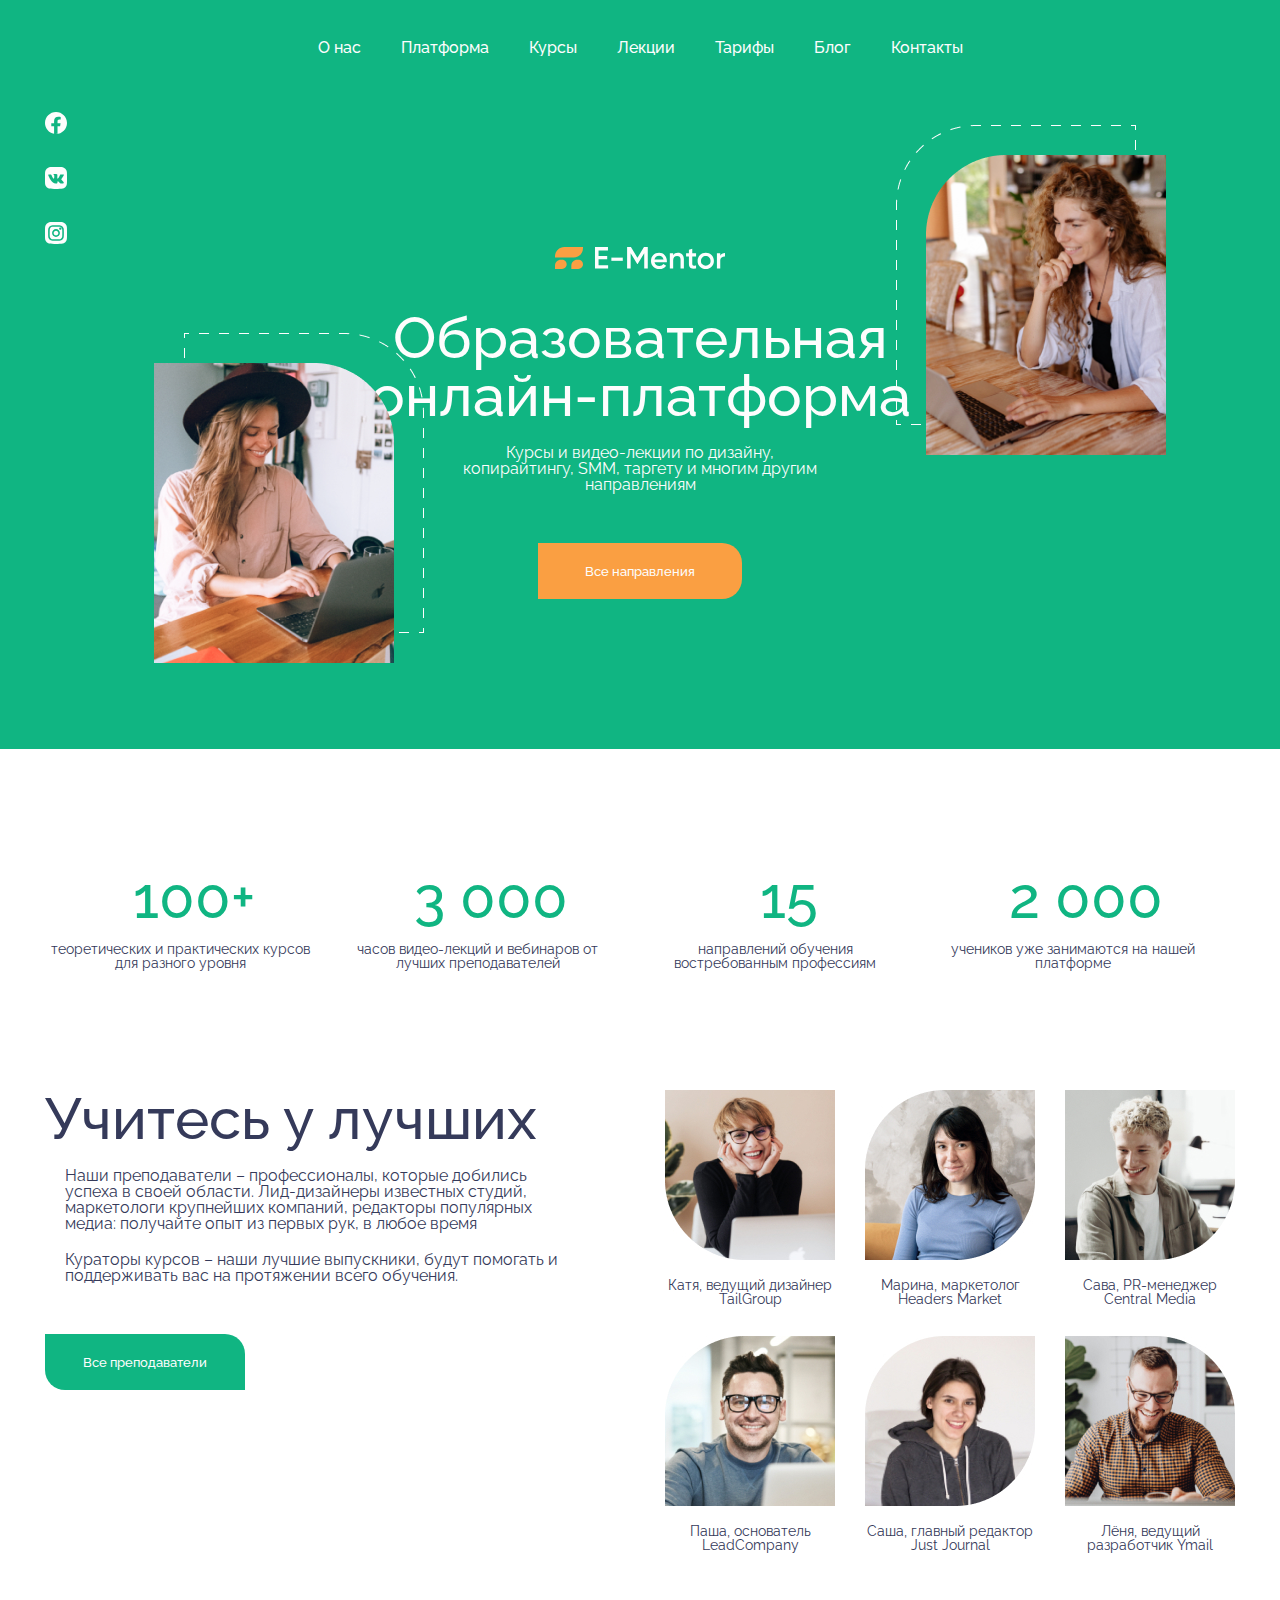
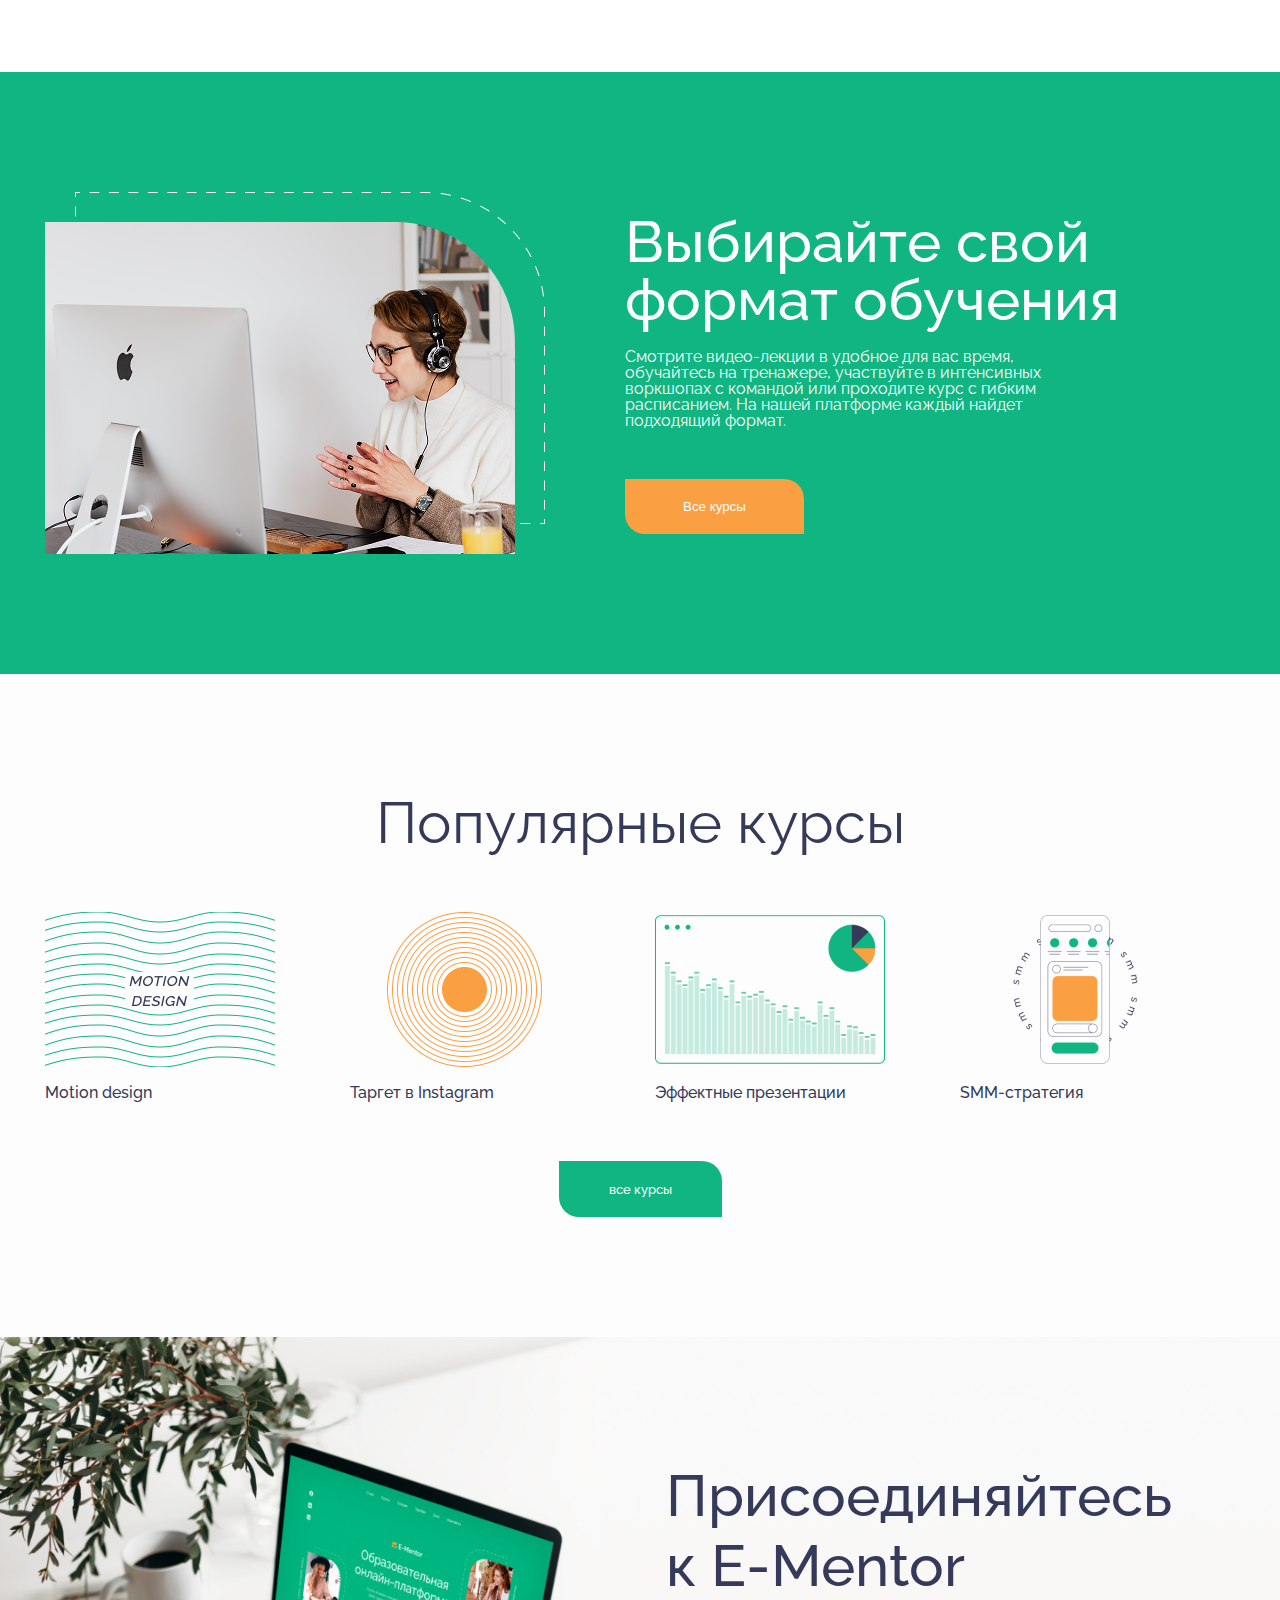
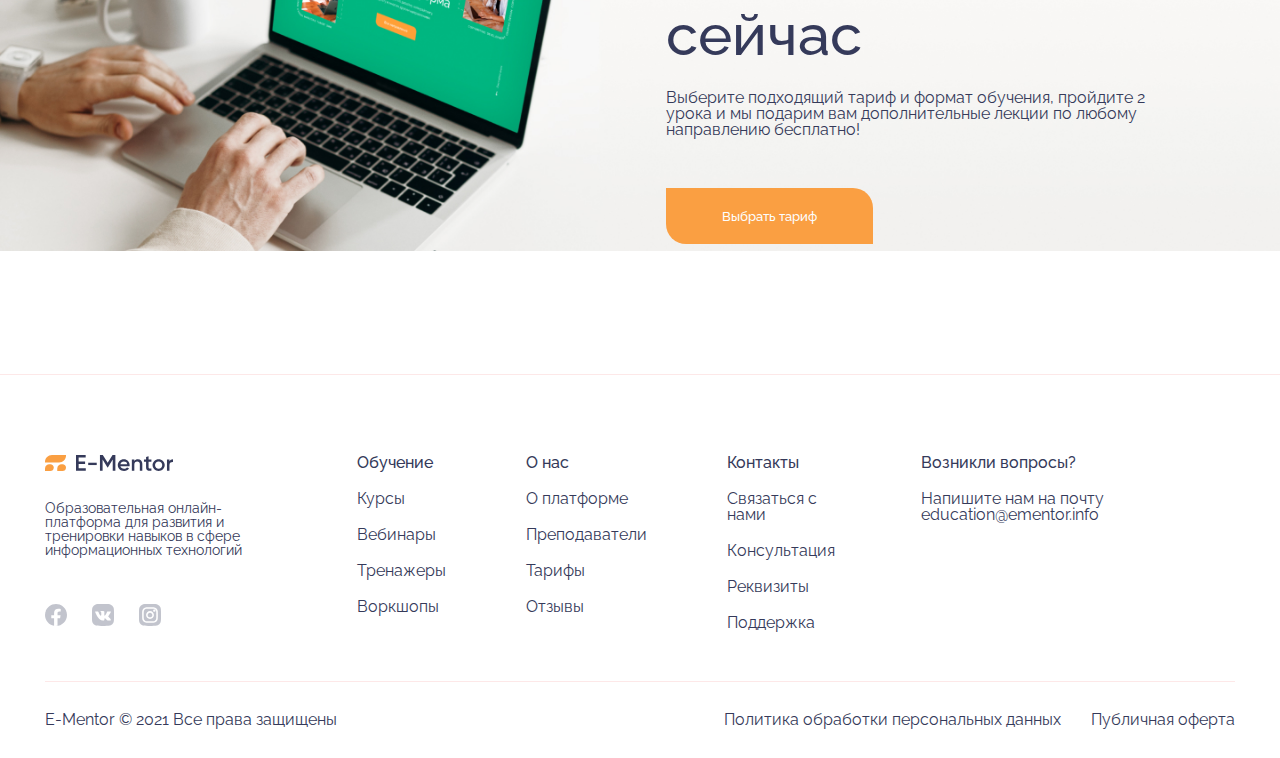
<file: index.html>
<!DOCTYPE html>
<html lang="en">
<head>
    <meta charset="UTF-8">
    <meta name="viewport" content="width=device-width, initial-scale=1.0">
    <title>ementor</title>
    <link rel="stylesheet" href="css/reset.css">
    <link rel="stylesheet" href="css/styles.css">
</head>
<body>
    <div class="wrapper">
        <header class="header">
            <div class="menu__row">
                <nav class="menu">
                    <button class="menu__btn">
                            <span></span>
                            <span></span>
                            <span></span>
                        </button>
                    <ul class="menu__list">
                        <li class="menu__list-item"><a href="#" class="menu__list-link">О нас</a></li>
                        <li class="menu__list-item"><a href="#" class="menu__list-link">Платформа</a></li>
                        <li class="menu__list-item"><a href="cours.html" class="menu__list-link">Курсы</a></li>
                        <li class="menu__list-item"><a href="#" class="menu__list-link">Лекции</a></li>
                        <li class="menu__list-item"><a href="#" class="menu__list-link">Тарифы</a></li>
                        <li class="menu__list-item"><a href="#" class="menu__list-link">Блог</a></li>
                        <li class="menu__list-item"><a href="#" class="menu__list-link">Контакты</a></li>
                    </ul>
                </nav>
            </div>
        </header>
        <main class="main">
            <section class="hero">
                <div class="container">
                    <img class="hero__img" src="images/hero-2.png" alt="">
                    <div class="hero__social">
                        <a href="#" class="hero__social-link">
                            <img src="images/hero-facebook.svg" alt="">
                        </a>

                        <a href="#" class="hero__social-link">
                            <img src="images/hero-wk.svg" alt="">
                        </a>

                        <a href="#" class="hero__social-link">
                            <img src="images/hero-instagramm.svg" alt="">
                        </a>
                    </div>

                    <img class="hero__img-2" src="images/hero-1.png" alt="">

                    <div class="hero__inner">
                            <img class="hero__logo" src="images/hero-logo.svg" alt="">
                            <h1 class="hero__title">Образовательная
                                онлайн-платформа</h1>
                            <p class="hero__text">Курсы и видео-лекции по дизайну, копирайтингу,
                    SMM, таргету и многим другим направлениям</p>
                            <button class="hero__button">Все направления</button>
                    </div>
                </div>
            </section>

            <section class="numbers">
                <div class="container">
                    <div class="numbers__box">
                        <div class="numbers__item">
                            <h1 class="numbers__title">100+</h1>
                            <p class="numbers__text"> теоретических и практических
                                курсов для разного уровня</p>
                        </div>

                        <div class="numbers__item">
                            <h1 class="numbers__title">3 000</h1>
                            <p class="numbers__text">часов видео-лекций и вебинаров
                                от лучших преподавателей</p>
                        </div>

                        <div class="numbers__item">
                            <h1 class="numbers__title">15</h1>
                            <p class="numbers__text">направлений обучения
                                 востребованным профессиям</p>
                        </div>

                        <div class="numbers__item">
                            <h1 class="numbers__title">2 000</h1>
                            <p class="numbers__text">учеников уже занимаются
                                на нашей платформе</p>
                        </div>
                    </div>
                </div>
            </section>

            <section class="team">
                <div class="container">
                    <div class="team__inner">
                        <div class="team__info">
                            <h1 class="team__title">Учитесь у лучших</h1>
                            <p class="team__text">Наши преподаватели – профессионалы,
                                 которые добились успеха в своей области.
                                  Лид-дизайнеры известных студий, маркетологи
                                   крупнейших компаний, редакторы популярных
                                 медиа: получайте опыт из
                                  первых рук, в любое время</p>
                            <p class="team__text">Кураторы курсов – наши
                                 лучшие выпускники, будут помогать
                                 и поддерживать вас на протяжении всего обучения. </p>
                            <button class="team__button">Все преподаватели</button>
                        </div>

                        <div class="team__box">
                            <div class="team__box-item">
                                <img src="images/team-1.jpg" alt="">
                                <p class="team__box-text">Катя, ведущий
                                     дизайнер TailGroup</p>
                            </div>

                            <div class="team__box-item">
                                <img src="images/team-2.jpg" alt="">
                                <p class="team__box-text">Марина, маркетолог
                                     Headers Market</p>
                            </div>

                            <div class="team__box-item">
                                <img src="images/team-3.jpg" alt="">
                                <p class="team__box-text">Сава, PR-менеджер
                                     Central Media</p>
                            </div>

                            <div class="team__box-item">
                                <img src="images/team-4.jpg" alt="">
                                <p class="team__box-text">Паша, основатель
                                     LeadCompany</p>
                            </div>

                            <div class="team__box-item">
                                <img src="images/team-5.jpg" alt="">
                                <p class="team__box-text">Саша, главный
                                     редактор Just Journal</p>
                            </div>

                            <div class="team__box-item">
                                <img src="images/team-6.jpg" alt="">
                                <p class="team__box-text">Лёня, ведущий
                                     разработчик Ymail</p>
                            </div>
                        </div>
                    </div>
                </div>
            </section>

            <section class="format">
                <div class="container">
                    <div class="format__row">
                        <img src="images/format-1.png" alt="">
                        <div class="format__info">
                            <h1 class="format__title">Выбирайте
                                 свой формат обучения</h1>
                            <p class="format__text">Смотрите видео-лекции в удобное для вас время, обучайтесь на тренажере, участвуйте в интенсивных воркшопах
            с командой или проходите курс с гибким расписанием.
            На нашей платформе каждый найдет подходящий формат.</p>
                            <button class="format__button">Все курсы</button>
                        </div>
                    </div>
                </div>
            </section>

            <section class="courses">
                <div class="container">
                    <h1 class="courses__title">Популярные курсы</h1>
                    <div class="courses__inner">
                        <div class="courses__item">
                            <img src="images/courses-1.png" alt="">
                            <p class="courses__subtitle">Motion design</p>
                        </div>

                        <div class="courses__item">
                            <img src="images/courses-2.png" alt="">
                            <p class="courses__subtitle">Таргет в Instagram</p>
                        </div>

                        <div class="courses__item">
                            <img src="images/courses-3.png" alt="">
                            <p class="courses__subtitle">Эффектные презентации</p>
                        </div>

                        <div class="courses__item">
                            <img src="images/courses-4.png" alt="">
                            <p class="courses__subtitle">SMM-стратегия</p>
                        </div>
                    </div>
                    <button class="courses__button">все курсы</button>
                </div>
            </section>

            <section class="banner">
                <img src="images/banner.jpg" alt="">
                <div class="container">
                    <div class="banner__box">
                        <h1 class="banner__title">Присоединяйтесь
                            к E-Mentor сейчас</h1>
                        <p class="banner__text">Выберите подходящий тариф
                             и формат обучения, пройдите 2 урока и мы подарим 
                            вам дополнительные
                             лекции по любому
                              направлению бесплатно!</p>
                        <button class="banner__button">Выбрать тариф</button>
                    </div>
                </div>
            </section>
        </main>
        <footer class="footer">
            <div class="container">
            <div class="footer__inner">
                <div class="footer__info">
                    <a href="#" class="footer__logo">
                        <img src="images/logo.svg" alt="">
                    </a>
                    <p class="footer__text">
                        Образовательная онлайн-платформа для 
                        развития и тренировки навыков
                        в сфере информационных технологий
                    </p>
                    <div class="footer__social">
                        <img src="images/facebook.svg" alt="">
                        <img src="images/wk.svg" alt="">
                        <img src="images/instagramm.svg" alt="">
                    </div>
                </div>

                <ul class="footer__list">
                    <li class="footer__list-item"><a href="#" class="footer__list-title">Обучение</a></li>
                    <li class="footer__list-item"><a href="cours.html" class="footer__list-link">Курсы</a></li>
                    <li class="footer__list-item"><a href="#" class="footer__list-link">Вебинары</a></li>
                    <li class="footer__list-item"><a href="#" class="footer__list-link">Тренажеры</a></li>
                    <li class="footer__list-item"><a href="#" class="footer__list-link">Воркшопы</a></li>
                </ul>

                <ul class="footer__list">
                    <li class="footer__list-item"><a href="#" class="footer__list-title">О нас</a></li>
                    <li class="footer__list-item"><a href="#" class="footer__list-link">О платформе</a></li>
                    <li class="footer__list-item"><a href="#" class="footer__list-link">Преподаватели</a></li>
                    <li class="footer__list-item"><a href="#" class="footer__list-link">Тарифы</a></li>
                    <li class="footer__list-item"><a href="#" class="footer__list-link">Отзывы</a></li>
                </ul>

                <ul class="footer__list">
                    <li class="footer__list-item"><a href="#" class="footer__list-title">Контакты</a></li>
                    <li class="footer__list-item"><a href="#" class="footer__list-link">Связаться с нами</a></li>
                    <li class="footer__list-item"><a href="#" class="footer__list-link">Консультация</a></li>
                    <li class="footer__list-item"><a href="#" class="footer__list-link">Реквизиты</a></li>
                    <li class="footer__list-item"><a href="#" class="footer__list-link">Поддержка</a></li>
                </ul>

                <ul class="footer__list">
                    <li class="footer__list-item"><a href="#" class="footer__list-title">Возникли вопросы?</a></li>
                    <li class="footer__list-item"><a href="mailto:education@ementor.info" class="footer__list-link">Напишите нам на почту
                        education@ementor.info</a></li>
                </ul>
            </div>

            <div class="footer__copy">
                <a href="#" class="footer__copy-item">
                    E-Mentor © 2021 Все права защищены</a>
                    <div class="footer__copy-box">
                        <a href="#" class="footer__copy-item">Политика обработки персональных данных</a>
                        <a href="#" class="footer__copy-item">Публичная оферта</a>
                    </div>
            </div>
            </div>
        </footer>
    </div>

    <script src="js/main.js"></script>
</body>
</html>
</file>
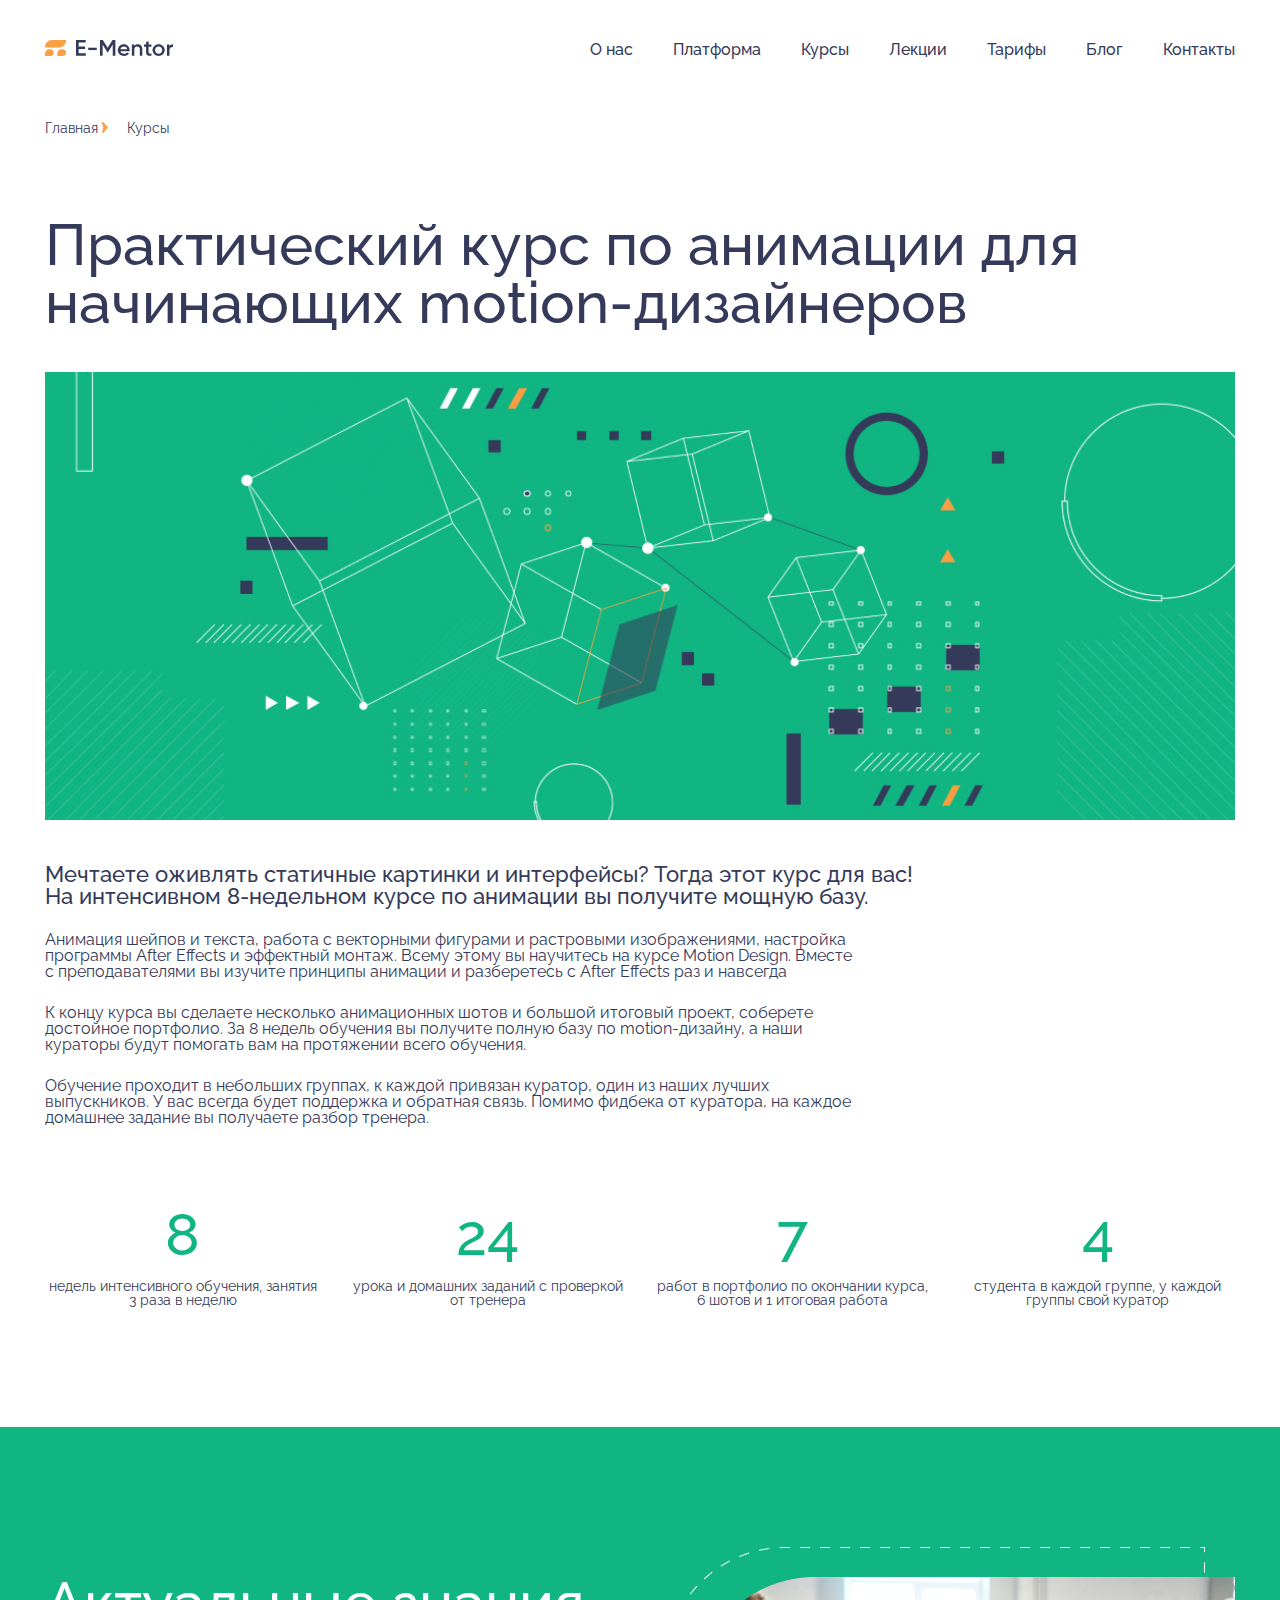
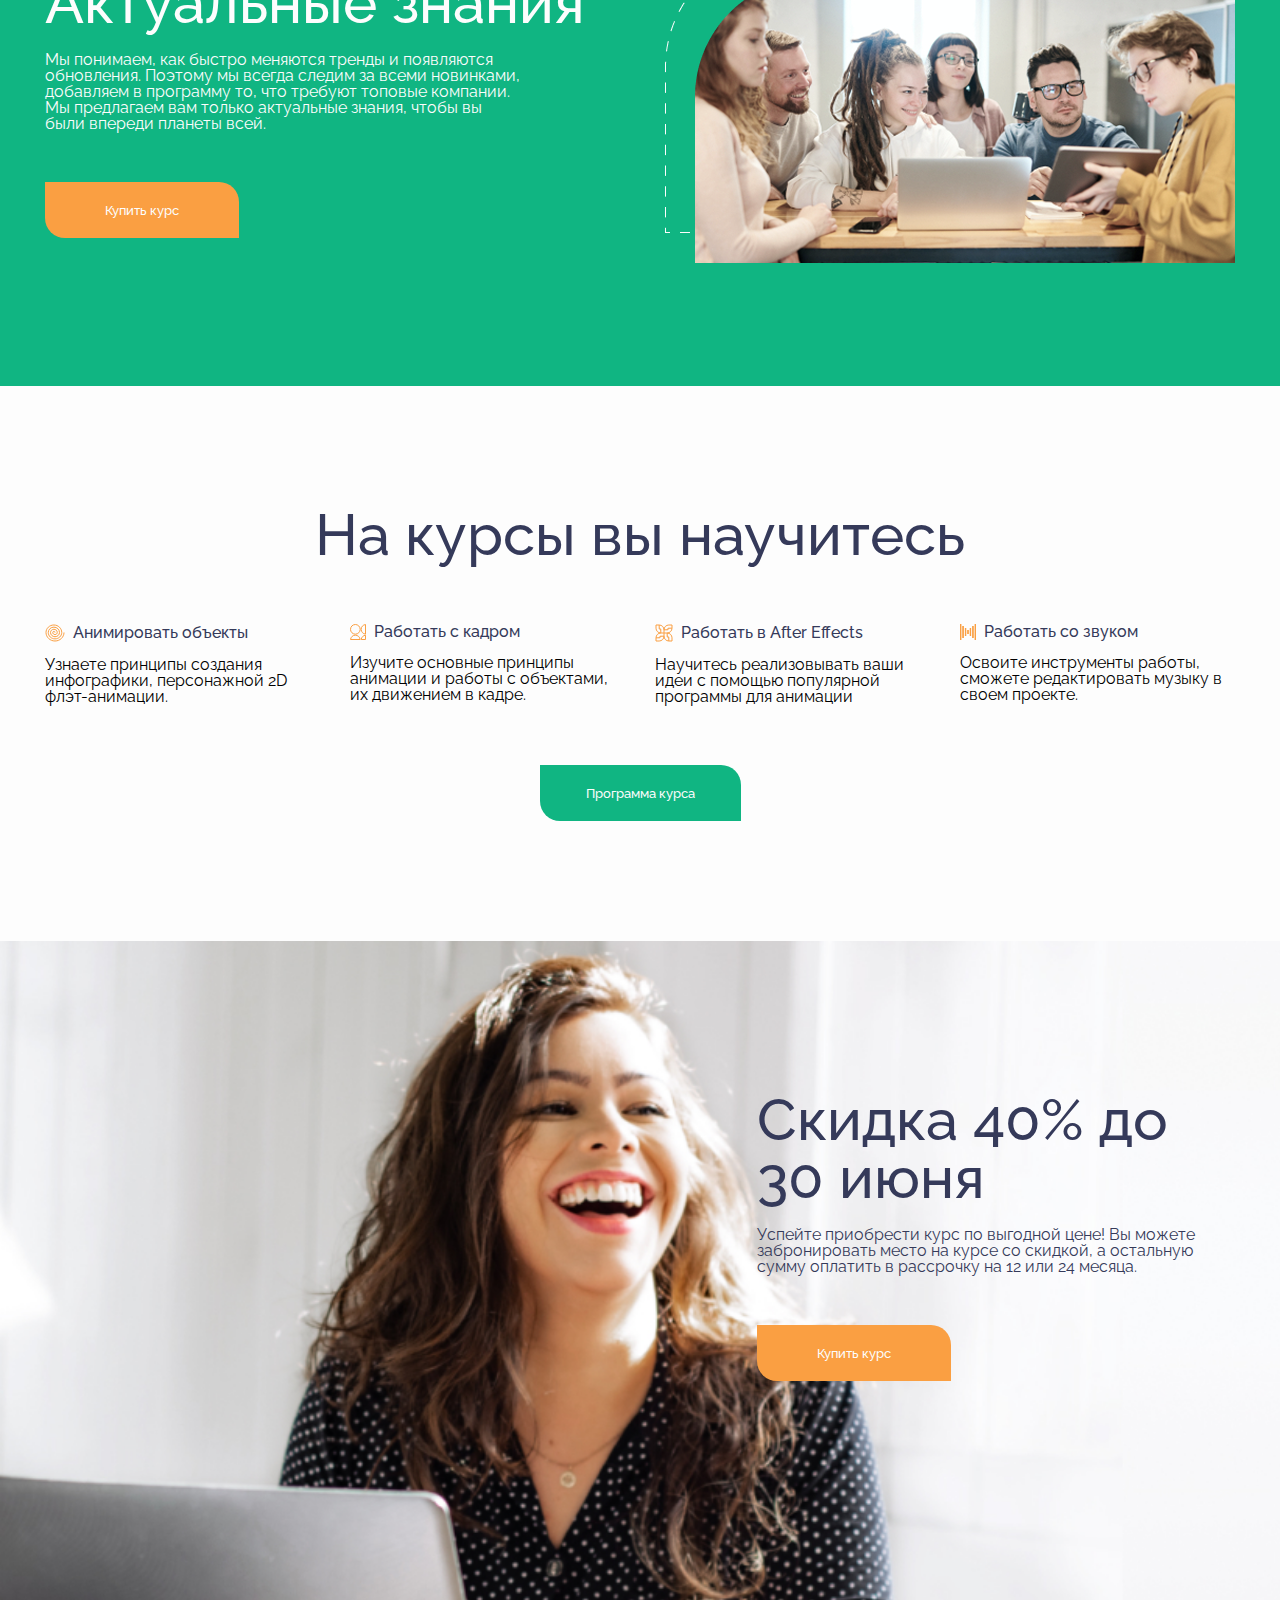
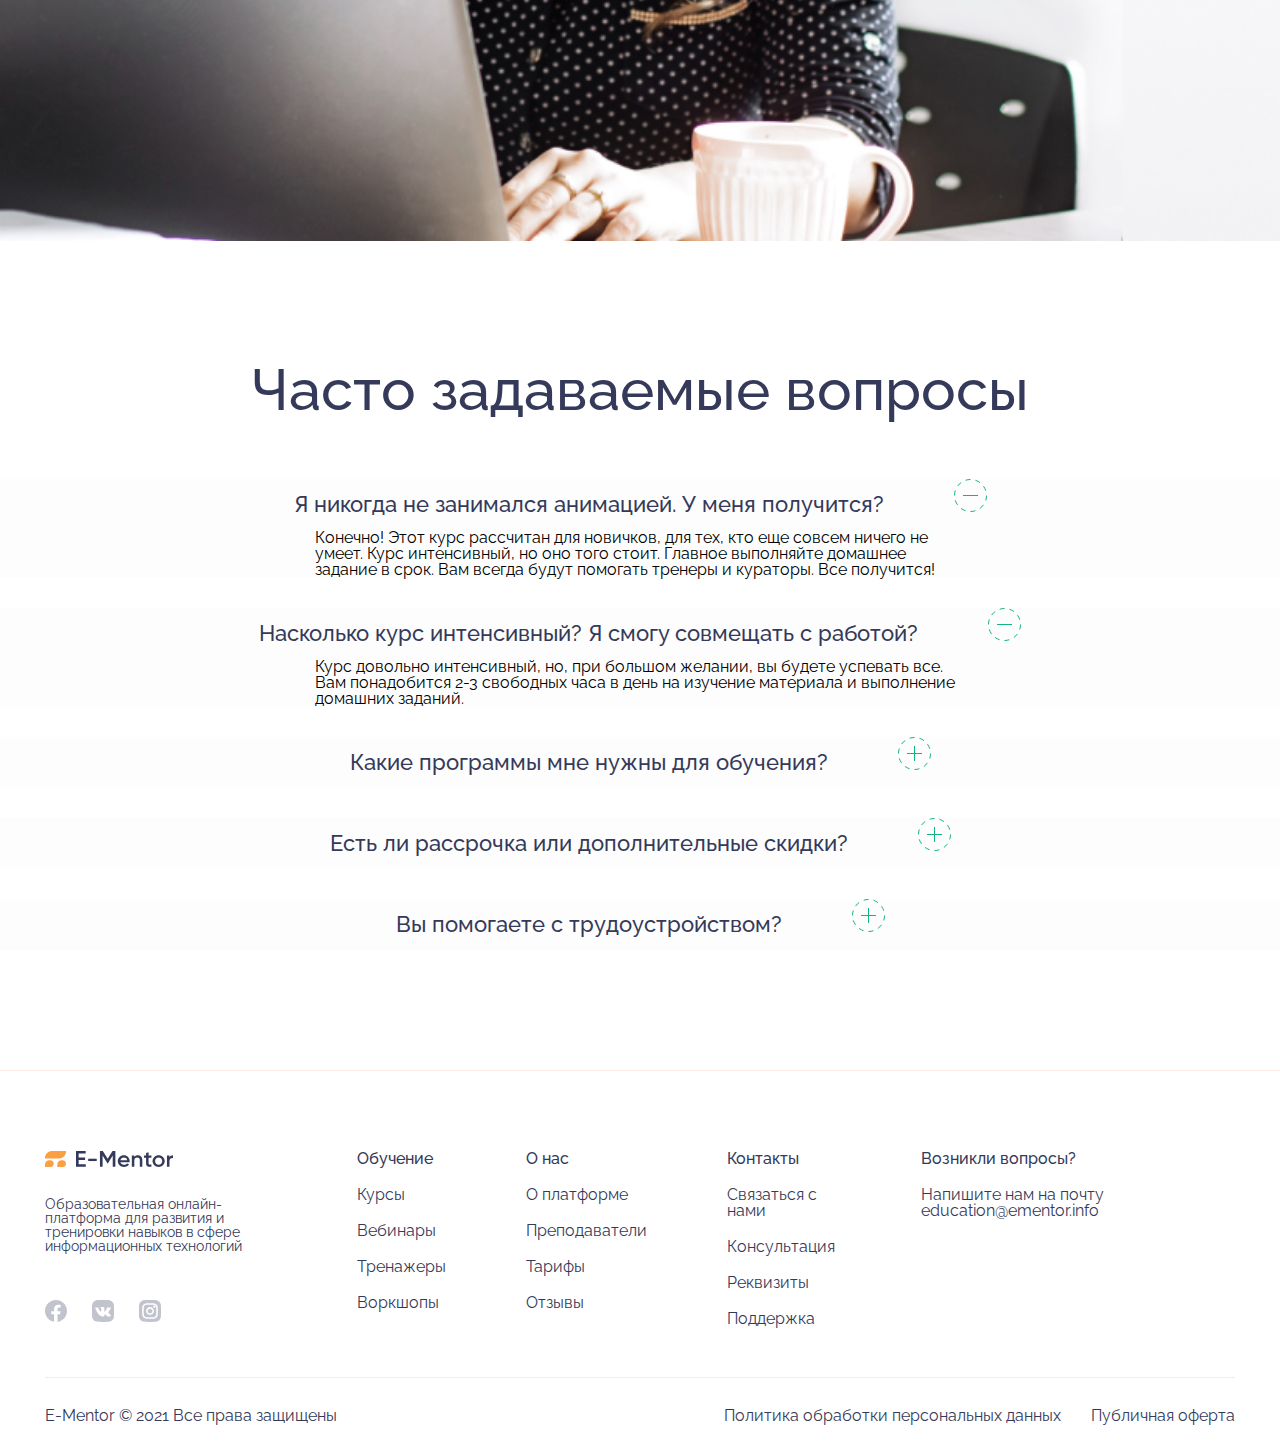
<file: cours.html>
<!DOCTYPE html>
<html lang="en">
<head>
    <meta charset="UTF-8">
    <meta name="viewport" content="width=device-width, initial-scale=1.0">
    <link rel="stylesheet" href="css/reset.css">
    <link rel="stylesheet" href="css/styles.css">
    <title>cours</title>
</head>
<body>
    <div class="wrapper">
    <header class="header-main">
        <div class="container">
            <div class="main-menu__row">
                <a href="index.html" class="main-logo__wrapper">
                <img class="main-logo" href="index.html" src="images/logo.svg" alt="">
                </a>
                <nav class="menu">
                    <button class="menu__btn">
                            <span></span>
                            <span></span>
                            <span></span>
                        </button>
                    <ul class="main-menu__list">
                        <li class="menu__list-item"><a href="#" class="main-menu__list-link">О нас</a></li>
                        <li class="menu__list-item"><a href="#" class="main-menu__list-link">Платформа</a></li>
                        <li class="menu__list-item"><a href="cours.html" class="main-menu__list-link">Курсы</a></li>
                        <li class="menu__list-item"><a href="#" class="main-menu__list-link">Лекции</a></li>
                        <li class="menu__list-item"><a href="#" class="main-menu__list-link">Тарифы</a></li>
                        <li class="menu__list-item"><a href="#" class="main-menu__list-link">Блог</a></li>
                        <li class="menu__list-item"><a href="#" class="main-menu__list-link">Контакты</a></li>
                    </ul>
                </nav>
            </div>
            </div>
        </header>

        <main class="main">
            <div class="arrow">
                <div class="container">
                    <a href="index.html" class="arrow__link">Главная
                         <img src="images/arrow.svg" alt=""></a>

                         <a href="#" class="arrow__link">Курсы</a>
                </div>
            </div>

            <section class="article">
                <div class="container">
                    <h1 class="article__title">Практический курс по анимации
                    для начинающих motion-дизайнеров</h1>
                    <img src="images/article-img.jpg" alt="" class="article__img">
                    <h4 class="article__subtitle">Мечтаете оживлять статичные картинки и интерфейсы? Тогда этот курс для вас!
                        На интенсивном 8-недельном курсе по анимации вы получите мощную базу.</h4>
                    <p class="article__text">Анимация шейпов и текста, работа
                         с векторными фигурами и растровыми изображениями,
                          настройка программы After Effects и эффектный монтаж. Всему этому вы научитесь на курсе Motion Design. Вместе с преподавателями вы изучите принципы
                         анимации и разберетесь с After Effects раз и навсегда</p>
                    <p class="article__text">К концу курса вы сделаете несколько
                         анимационных шотов и большой итоговый проект,
                          соберете достойное портфолио. За 8 недель
                           обучения вы получите полную базу по motion-дизайну, а наши кураторы
                         будут помогать вам на протяжении всего обучения.</p>
                    <p class="article__text">Обучение проходит в небольших
                         группах, к каждой привязан куратор, один из
                          наших лучших выпускников. У вас всегда будет
                           поддержка и обратная связь. Помимо фидбека от куратора, на
                         каждое домашнее задание вы получаете разбор тренера.</p>
                </div>
            </section>

            <section class="about">
                <div class="container">
                    <div class="about__row">
                        <div class="about__item">
                            <h1 class="about__title">8</h1>
                            <p class="about__text">недель интенсивного обучения,
                            занятия 3 раза в неделю</p>
                        </div>

                        <div class="about__item">
                            <h1 class="about__title">24</h1>
                            <p class="about__text">урока и домашних заданий
                                с проверкой от тренера</p>
                        </div>

                        <div class="about__item">
                            <h1 class="about__title">7</h1>
                            <p class="about__text">работ в
                                 портфолио по окончании
                                  курса, 6 шотов и 1
                                   итоговая работа</p>
                        </div>

                        <div class="about__item">
                            <h1 class="about__title">4</h1>
                            <p class="about__text">студента в каждой группе,
                                 у каждой группы свой куратор</p>
                        </div>
                    </div>
                </div>
            </section>

            <section class="relevance">
                <div class="container">
                    <div class="relevance__inner">
                        <div class="relevance__box">
                            <h1 class="relevance__title">Актуальные знания</h1>
                            <p class="relevance__text">Мы понимаем, как быстро меняются
                                 тренды и появляются обновления. Поэтому мы всегда следим за всеми новинками, добавляем в программу то, что требуют топовые компании. Мы предлагаем вам только
                                 актуальные знания, чтобы вы были впереди планеты всей.</p>
                            <button class="relevance__button">Купить курс</button>
                        </div>

                        <div class="relevance__img-box">
                            <img src="images/relevance-img.png" alt="" class="relevance__img">
                        </div>
                    </div>
                </div>
            </section>

            <section class="program">
                <div class="container">
                    <h1 class="program__title">На курсы вы научитесь</h1>
                    <div class="program__inner">
                        <div class="program__item">
                            <p class="program__subtitle"><img src="images/program-1.svg" alt="">Анимировать объекты</p>
                            <p class="program__text">Узнаете принципы создания
                                 инфографики, персонажной 2D флэт-анимации.</p>
                        </div>

                        <div class="program__item">
                            <p class="program__subtitle"><img src="images/program-2.svg" alt="">Работать с кадром</p>
                            <p class="program__text">Изучите основные принципы анимации 
                                и работы с
                                 объектами, их движением в кадре.</p>
                        </div>

                        <div class="program__item">
                            <p class="program__subtitle"><img src="images/program-3.svg" alt="">Работать в After Effects</p>
                            <p class="program__text">Научитесь реализовывать
                                 ваши идеи
                                 с помощью популярной
                                  программы для анимации</p>
                        </div>

                        <div class="program__item">
                            <p class="program__subtitle"><img src="images/program-4.svg" alt="">Работать со звуком</p>
                            <p class="program__text">Освоите инструменты работы,
                                 сможете редактировать музыку
                            в своем проекте.</p>
                        </div>
                    </div>
                    <button class="program__button">Программа курса</button>
                </div>
            </section>

            <section class="discount">
                <div class="container">
                    <div class="discount__items">
                        <h1 class="discount__title">Скидка 40%
                            до 30 июня</h1>
                        <p class="discount__text">Успейте приобрести курс по выгодной
                             цене! Вы можете забронировать место на курсе со скидкой, а
                             остальную сумму оплатить в рассрочку на 12 или 24 месяца.</p>
                        <button class="discount__button">Купить курс</button>
                    </div>
                </div>
            </section>

            <section class="faq">
                <h1 class="faq__title">Часто задаваемые вопросы</h1>
                <div class="faq__row">
                    <div class="faq__item">
                        <h4 class="faq__subtitle">Я никогда не занимался анимацией. У меня получится?<img src="images/faq-1.svg" alt=""></h4>
                        <p class="faq__text">Конечно! Этот курс рассчитан для новичков, для тех, кто еще совсем ничего не умеет. Курс интенсивный, но оно того стоит. Главное выполняйте домашнее задание в срок.
                             Вам всегда будут помогать тренеры и кураторы. Все получится!</p>
                    </div>

                    <div class="faq__item">
                        <h4 class="faq__subtitle">Насколько курс интенсивный? Я смогу совмещать с работой?<img src="images/faq-1.svg" alt=""></h4>
                        <p class="faq__text">Курс довольно интенсивный, но, при
                             большом желании, вы будете успевать все. Вам понадобится 2-3 свободных часа в
                             день на изучение материала и выполнение домашних заданий.</p>
                    </div>

                    <div class="faq__item">
                        <h4 class="faq__subtitle">Какие программы мне нужны для обучения?<img src="images/faq-2.svg" alt=""></h4>
                    </div>

                    <div class="faq__item">
                        <h4 class="faq__subtitle">Есть ли рассрочка или дополнительные скидки?<img src="images/faq-2.svg" alt=""></h4>
                    </div>

                    <div class="faq__item">
                        <h4 class="faq__subtitle">Вы помогаете с трудоустройством?<img src="images/faq-2.svg" alt=""></h4>
                    </div>
                </div>
            </section>
        </main>

        <footer class="footer">
            <div class="container">
            <div class="footer__inner">
                <div class="footer__info">
                    <a href="#" class="footer__logo">
                        <img src="images/logo.svg" alt="">
                    </a>
                    <p class="footer__text">
                        Образовательная онлайн-платформа для 
                        развития и тренировки навыков
                        в сфере информационных технологий
                    </p>
                    <div class="footer__social">
                        <img src="images/facebook.svg" alt="">
                        <img src="images/wk.svg" alt="">
                        <img src="images/instagramm.svg" alt="">
                    </div>
                </div>

                <ul class="footer__list">
                    <li class="footer__list-item"><a href="#" class="footer__list-title">Обучение</a></li>
                    <li class="footer__list-item"><a href="cours.html" class="footer__list-link">Курсы</a></li>
                    <li class="footer__list-item"><a href="#" class="footer__list-link">Вебинары</a></li>
                    <li class="footer__list-item"><a href="#" class="footer__list-link">Тренажеры</a></li>
                    <li class="footer__list-item"><a href="#" class="footer__list-link">Воркшопы</a></li>
                </ul>

                <ul class="footer__list">
                    <li class="footer__list-item"><a href="#" class="footer__list-title">О нас</a></li>
                    <li class="footer__list-item"><a href="#" class="footer__list-link">О платформе</a></li>
                    <li class="footer__list-item"><a href="#" class="footer__list-link">Преподаватели</a></li>
                    <li class="footer__list-item"><a href="#" class="footer__list-link">Тарифы</a></li>
                    <li class="footer__list-item"><a href="#" class="footer__list-link">Отзывы</a></li>
                </ul>

                <ul class="footer__list">
                    <li class="footer__list-item"><a href="#" class="footer__list-title">Контакты</a></li>
                    <li class="footer__list-item"><a href="#" class="footer__list-link">Связаться с нами</a></li>
                    <li class="footer__list-item"><a href="#" class="footer__list-link">Консультация</a></li>
                    <li class="footer__list-item"><a href="#" class="footer__list-link">Реквизиты</a></li>
                    <li class="footer__list-item"><a href="#" class="footer__list-link">Поддержка</a></li>
                </ul>

                <ul class="footer__list">
                    <li class="footer__list-item"><a href="#" class="footer__list-title">Возникли вопросы?</a></li>
                    <li class="footer__list-item"><a href="mailto:education@ementor.info" class="footer__list-link">Напишите нам на почту
                        education@ementor.info</a></li>
                </ul>
            </div>

            <div class="footer__copy">
                <a href="#" class="footer__copy-item">
                    E-Mentor © 2021 Все права защищены</a>
                    <div class="footer__copy-box">
                        <a href="#" class="footer__copy-item">Политика обработки персональных данных</a>
                        <a href="#" class="footer__copy-item">Публичная оферта</a>
                    </div>
            </div>
            </div>
        </footer>
        </div>

        <script src="js/main.js"></script>
</body>
</html>
</file>
<file: css/styles.css>
@font-face {
  font-family: "Raleway", sans-serif;
  font-family: "Raleway-Regular";
  src: url(../font/Raleway-Regular.woff2) format("woff2");
  font-style: normal;
  font-weight: 400;
  font-display: swap;
}
@font-face {
  font-family: "Raleway", sans-serif;
  font-family: "Raleway-Medium";
  src: url(../font/Raleway-Medium.woff2) format("woff2");
  font-weight: 500;
  font-style: normal;
  font-display: swap;
}
html,
body {
  height: 100%;
}

body {
  font-family: "Raleway-Regular";
  font-size: 16px;
  font-weight: 400;
}

.wrapper {
  min-height: 100%;
  display: flex;
  flex-direction: column;
}

.container {
  max-width: 1190px;
  padding: 0 10px;
  margin: 0 auto;
}

.header {
  background-color: #10B582;
}

.header-main {
  background-color: transparent;
  position: absolute;
  z-index: 10;
  left: 0;
  right: 0;
}

.menu__row {
  padding-top: 40px;
}

.menu__list {
  display: flex;
  justify-content: center;
  gap: 0 40px;
  align-items: center;
}

.menu__list-link {
  font-family: "Raleway-Medium";
  text-decoration: none;
  color: #FDFDFD;
}

.main-menu__row {
  display: flex;
  justify-content: space-between;
  align-items: center;
  gap: 10px;
  padding-top: 40px;
}
.main-menu__row .main-menu__list-link {
  font-family: "Raleway-Medium";
  color: #353A5A;
  text-decoration: none;
}
.main-menu__row .main-menu__list {
  display: flex;
  gap: 0 40px;
}
.main-menu__row .main-logo {
  cursor: pointer;
}

.footer {
  border-top: 1px solid rgba(232, 26, 28, 0.1);
  margin-top: 120px;
  padding-top: 80px;
}
.footer__inner {
  display: flex;
  justify-content: space-between;
  gap: 0 80px;
  padding-bottom: 50px;
}
.footer__text {
  padding: 27px 0 47px 0;
  font-size: 14px;
  color: #353A5A;
  max-width: 270px;
}
.footer__social {
  display: flex;
  gap: 0 25px;
}
.footer__list {
  display: flex;
  flex-direction: column;
  gap: 20px 0;
  color: #353A5A;
}
.footer__list-title {
  font-family: "Raleway-Medium";
  padding-bottom: 10px;
  text-decoration: none;
}
.footer__list-link {
  text-decoration: none;
}
.footer__copy {
  border-top: 1px solid rgba(232, 26, 28, 0.1);
  display: flex;
  justify-content: space-between;
  align-items: center;
  padding: 30px 0;
}
.footer__copy-box {
  display: flex;
  gap: 0 30px;
}
.footer__copy-item {
  text-decoration: none;
  color: #353A5A;
}

.main {
  flex-grow: 1;
}

.hero {
  background-color: #10B582;
  padding: 56px 0 150px 0;
  position: relative;
}
.hero__social {
  display: flex;
  flex-direction: column;
  gap: 30px 0;
}
.hero__inner {
  display: flex;
  flex-direction: column;
  justify-content: center;
  text-align: center;
}
.hero__title {
  font-family: "Raleway-Medium";
  color: #FDFDFD;
  font-size: 58px;
  max-width: 580px;
  margin: 0 auto;
  padding: 40px 0 20px 0;
}
.hero__logo {
  margin: 0 auto;
  width: 170px;
}
.hero__text {
  max-width: 378px;
  margin: 0 auto;
  color: #FDFDFD;
  padding-bottom: 50px;
}
.hero__button {
  font-family: "Raleway-Medium";
  background-color: #FA9F42;
  max-width: 230px;
  margin: 0 auto;
  border: none;
  color: #FDFDFD;
  padding: 20px 47px;
  border-radius: 0 20px 20px 0;
  cursor: pointer;
}
.hero__img {
  position: absolute;
  top: 10%;
  left: 70%;
}
.hero__img-2 {
  position: absolute;
  left: 12%;
  top: 40%;
}

.numbers {
  padding: 120px 0;
}
.numbers__box {
  display: grid;
  grid-template-columns: repeat(4, 1fr);
  justify-content: space-between;
  align-items: center;
}
.numbers__item {
  text-align: center;
}
.numbers__title {
  font-family: "Raleway-Medium";
  font-size: 58px;
  color: #10B582;
}
.numbers__text {
  font-size: 14px;
  color: #353A5A;
  padding-top: 15px;
  max-width: 270px;
}

.team {
  padding-bottom: 120px;
}
.team__inner {
  display: flex;
  justify-content: space-between;
  gap: 0 20px;
}
.team__title {
  font-family: "Raleway-Medium";
  font-size: 58px;
  color: #353A5A;
}
.team__text {
  color: #353A5A;
  max-width: 500px;
  padding-top: 20px;
  padding-left: 20px;
}
.team__button {
  font-family: "Raleway-Medium";
  background-color: #10B582;
  padding: 20px 38px;
  color: #FDFDFD;
  border: none;
  border-radius: 0 20px 0 20px;
  margin-top: 50px;
}
.team__box {
  display: grid;
  grid-template-columns: repeat(3, 1fr);
  gap: 30px;
}
.team__box-text {
  font-size: 14px;
  color: #353A5A;
  text-align: center;
  max-width: 170px;
  margin: 0 auto;
  padding-top: 15px;
}

.format {
  padding: 120px 0;
  background-color: #10B582;
}
.format__row {
  display: flex;
  justify-content: space-between;
  align-items: center;
  gap: 0 80px;
}
.format__title {
  font-family: "Raleway-Medium";
  font-size: 58px;
  color: #FDFDFD;
}
.format__text {
  padding-top: 20px;
  color: #FDFDFD;
  max-width: 478px;
}
.format__button {
  cursor: pointer;
  padding: 20px 58px;
  background-color: #FA9F42;
  color: #FDFDFD;
  border-radius: 0 20px 0 20px;
  border: none;
  margin-top: 50px;
}

.courses {
  padding: 120px 0;
  background-color: #FDFDFD;
}
.courses__title {
  text-align: center;
  font-size: 58px;
  color: #353A5A;
  padding-bottom: 60px;
}
.courses__inner {
  display: grid;
  grid-template-columns: repeat(4, 1fr);
  gap: 0 30px;
  justify-content: center;
}
.courses__subtitle {
  font-family: "Raleway-Medium";
  padding-top: 15px;
  color: #353A5A;
}
.courses__item {
  margin-bottom: 60px;
}
.courses__button {
  font-family: "Raleway-Medium";
  background-color: #10B582;
  padding: 20px 50px;
  border: none;
  border-radius: 0 20px 0 20px;
  color: #FDFDFD;
  display: block;
  margin: 0 auto;
}

.banner {
  position: relative;
}
.banner img {
  width: 100%;
}
.banner__box {
  position: absolute;
  left: 52%;
  top: 24%;
}
.banner__title {
  line-height: 120%;
  padding-bottom: 20px;
  font-family: "Raleway-Medium";
  font-size: 58px;
  color: #353A5A;
  max-width: 508px;
}
.banner__text {
  color: #353A5A;
  margin-bottom: 50px;
  max-width: 508px;
}
.banner__button {
  font-family: "Raleway-Medium";
  padding: 20px 56px;
  color: #FDFDFD;
  background-color: #FA9F42;
  border: none;
  border-radius: 0 20px 0 20px;
}

.arrow {
  margin-top: 120px;
}
.arrow__link {
  padding-right: 15px;
  text-decoration: none;
  font-size: 14px;
  color: #353A5A;
}

.article {
  padding: 80px 0;
}
.article__title {
  font-family: "Raleway-Medium";
  padding-bottom: 40px;
  font-size: 58px;
  color: #353A5A;
}
.article__img {
  margin-bottom: 40px;
  width: 100%;
}
.article__subtitle {
  font-family: "Raleway-Medium";
  max-width: 870px;
  padding-bottom: 25px;
  font-size: 22px;
  color: #353A5A;
}
.article__text {
  color: #353A5A;
  max-width: 809px;
}
.article__text + .article__text {
  padding-top: 25px;
}

.about {
  padding-bottom: 120px;
}
.about__row {
  display: grid;
  grid-template-columns: repeat(4, 1fr);
  gap: 0 30px;
  text-align: center;
}
.about__title {
  font-family: "Raleway-Medium";
  padding-bottom: 15px;
  color: #10B582;
  font-size: 58px;
}
.about__text {
  font-size: 14px;
  color: #353A5A;
}

.relevance {
  background-color: #10B582;
  padding: 120px 0;
}
.relevance__inner {
  display: grid;
  grid-template-columns: repeat(2, 1fr);
  align-items: center;
  gap: 0 60px;
}
.relevance__title {
  font-family: "Raleway-Medium";
  font-size: 58px;
  color: #FDFDFD;
  padding-bottom: 20px;
}
.relevance__text {
  max-width: 478px;
  margin-bottom: 50px;
  color: #FDFDFD;
}
.relevance__button {
  font-family: "Raleway-Medium";
  background-color: #FA9F42;
  padding: 20px 60px;
  border: none;
  border-radius: 0 20px 0 20px;
  color: #FDFDFD;
}

.program {
  padding: 120px 0;
  background-color: #FDFDFD;
}
.program__title {
  font-family: "Raleway-Medium";
  margin-bottom: 60px;
  text-align: center;
  font-size: 58px;
  color: #353A5A;
}
.program__inner {
  display: grid;
  grid-template-columns: repeat(4, 1fr);
  gap: 0 30px;
  margin-bottom: 60px;
}
.program__item {
  box-shadow: 1px;
}
.program__subtitle {
  font-family: "Raleway-Medium";
  padding-bottom: 15px;
  color: #353A5A;
  display: flex;
  align-items: center;
}
.program__subtitle img {
  margin-right: 8px;
}
.program__button {
  font-family: "Raleway-Medium";
  border: none;
  padding: 20px 46px;
  background-color: #10B582;
  color: #FDFDFD;
  border-radius: 0 20px 0 20px;
  display: block;
  margin: 0 auto;
}

.discount {
  background-image: url(../images/discount__img.jpg);
  background-repeat: no-repeat;
  background-size: cover;
  height: 100vh;
}
.discount__items {
  max-width: 478px;
  margin-left: auto;
  padding-top: 150px;
}
.discount__title {
  font-family: "Raleway-Medium";
  font-size: 58px;
  color: #353A5A;
  margin-bottom: 20px;
}
.discount__text {
  color: #353A5A;
  margin-bottom: 50px;
}
.discount__button {
  font-family: "Raleway-Medium";
  padding: 20px 60px;
  color: #FDFDFD;
  background-color: #FA9F42;
  border: none;
  border-radius: 0 20px 0 20px;
}

.faq {
  padding-top: 120px;
  text-align: center;
}
.faq__title {
  font-size: 58px;
  font-family: "Raleway-Medium";
  margin-bottom: 60px;
  color: #353A5A;
}
.faq__row {
  display: grid;
  grid-template-columns: repeat(1, 1fr);
  gap: 30px 0;
}
.faq__subtitle {
  font-family: "Raleway-Medium";
  font-size: 22px;
  color: #353A5A;
  padding-bottom: 15px;
}
.faq__subtitle img {
  padding-left: 70px;
}
.faq__item {
  background-color: #FDFDFD;
}
.faq__text {
  max-width: 650px;
  margin: 0 auto;
  text-align: left;
}

.menu__btn {
  width: 30px;
  height: 20px;
  display: flex;
  flex-direction: column;
  justify-content: space-between;
  padding: 0;
  border: none;
  background-color: transparent;
  cursor: pointer;
  display: none;
}

.menu__btn span {
  background-color: #fff;
  height: 2px;
}

@media (max-width: 1170px) {
  .banner img {
    display: none;
  }
  .banner__box {
    position: relative;
    left: 0;
    right: 0;
    top: 0;
    text-align: center;
  }
  .banner__box h1, .banner__box p {
    margin: 0 auto;
  }
  .banner__box button {
    margin-top: 40px;
  }
  .courses__inner {
    grid-template-columns: repeat(3, 1fr);
  }
  .team__inner {
    flex-wrap: wrap;
    justify-content: center;
    gap: 30px 0;
  }
  .footer__inner {
    flex-wrap: wrap;
  }
  .footer__list {
    padding-top: 20px;
  }
  .format__row {
    flex-wrap: wrap;
    justify-content: center;
    text-align: center;
  }
  .format__row p {
    margin: 0 auto;
  }
  .hero__img, .hero__img-2 {
    display: none;
  }
  .discount {
    background-image: none;
    background-color: #10B582;
  }
  .discount__text {
    color: #FDFDFD;
    text-align: center;
  }
  .discount__title {
    text-align: center;
  }
  .discount__items {
    margin: 0 auto;
  }
  .discount__button {
    display: block;
    margin: 0 auto;
  }
  .relevance__img-box img {
    display: none;
  }
  .relevance__inner {
    text-align: center;
    justify-content: center;
    grid-template-columns: none;
  }
  .program__inner,
  .about__row {
    gap: 20px 0;
    grid-template-columns: repeat(2, 1fr);
  }
}
@media (max-width: 860px) {
  .main-menu__list {
    position: absolute;
    z-index: 5;
    flex-direction: column;
    top: 0;
    right: 0;
    left: 0;
    bottom: 0;
    padding-top: 200px;
    align-items: center;
    height: 100vh;
    background-color: #FA9F42;
    transform: translateY(-100%);
    transition: transform 0.3s ease-in;
    transform: translateX(-100%);
    gap: 30px 0;
  }
  .main-menu__list.main-menu__list--active {
    transform: translateY(0);
  }
  .menu__btn,
  .logo {
    position: relative;
    z-index: 10;
  }
  .menu__btn {
    display: flex;
    margin-right: 20px;
    float: right;
  }
  .menu__btn span {
    background-color: #151515;
  }
  .discount,
  .discount__items {
    height: 100%;
    padding: 50px 0;
  }
  .faq__row {
    text-align: center;
  }
}
@media (max-width: 768px) {
  .menu__list {
    position: absolute;
    z-index: 5;
    flex-direction: column;
    top: 0;
    right: 0;
    left: 0;
    bottom: 0;
    align-items: center;
    height: 100vh;
    background-color: #353A5A;
    transform: translateY(-100%);
    transition: transform 0.3s ease-in;
    transform: translateX(-100%);
    gap: 30px 0;
  }
  .menu__list.menu__list--active {
    transform: translateY(0);
  }
  .menu__btn,
  .logo {
    position: relative;
    z-index: 10;
  }
  .menu__btn {
    display: flex;
    margin-right: 20px;
    float: right;
  }
  .numbers__box,
  .courses__inner {
    grid-template-columns: repeat(2, 1fr);
  }
  .team__box {
    grid-template-columns: repeat(2, 1fr);
  }
  .banner__title,
  .courses__title,
  .format__title,
  .hero__title {
    font-size: 32px;
  }
  .article__title,
  .faq__title {
    font-size: 40px;
  }
  .faq__subtitle img {
    display: none;
  }
  .footer__inner {
    display: grid;
  }
  .footer__copy {
    display: grid;
    border: none;
  }
  .team__button {
    display: block;
    margin: 0 auto;
    margin-top: 30px;
  }
}
@media (max-width: 500px) {
  .courses__inner {
    grid-template-columns: repeat(1, 1fr);
    text-align: center;
  }
  .format__row img {
    display: none;
  }
  .team__box {
    grid-template-columns: repeat(1, 1fr);
  }
  .about__row,
  .program__inner {
    grid-template-columns: repeat(1, 1fr);
  }
}

/*# sourceMappingURL=styles.css.map */
</file>
